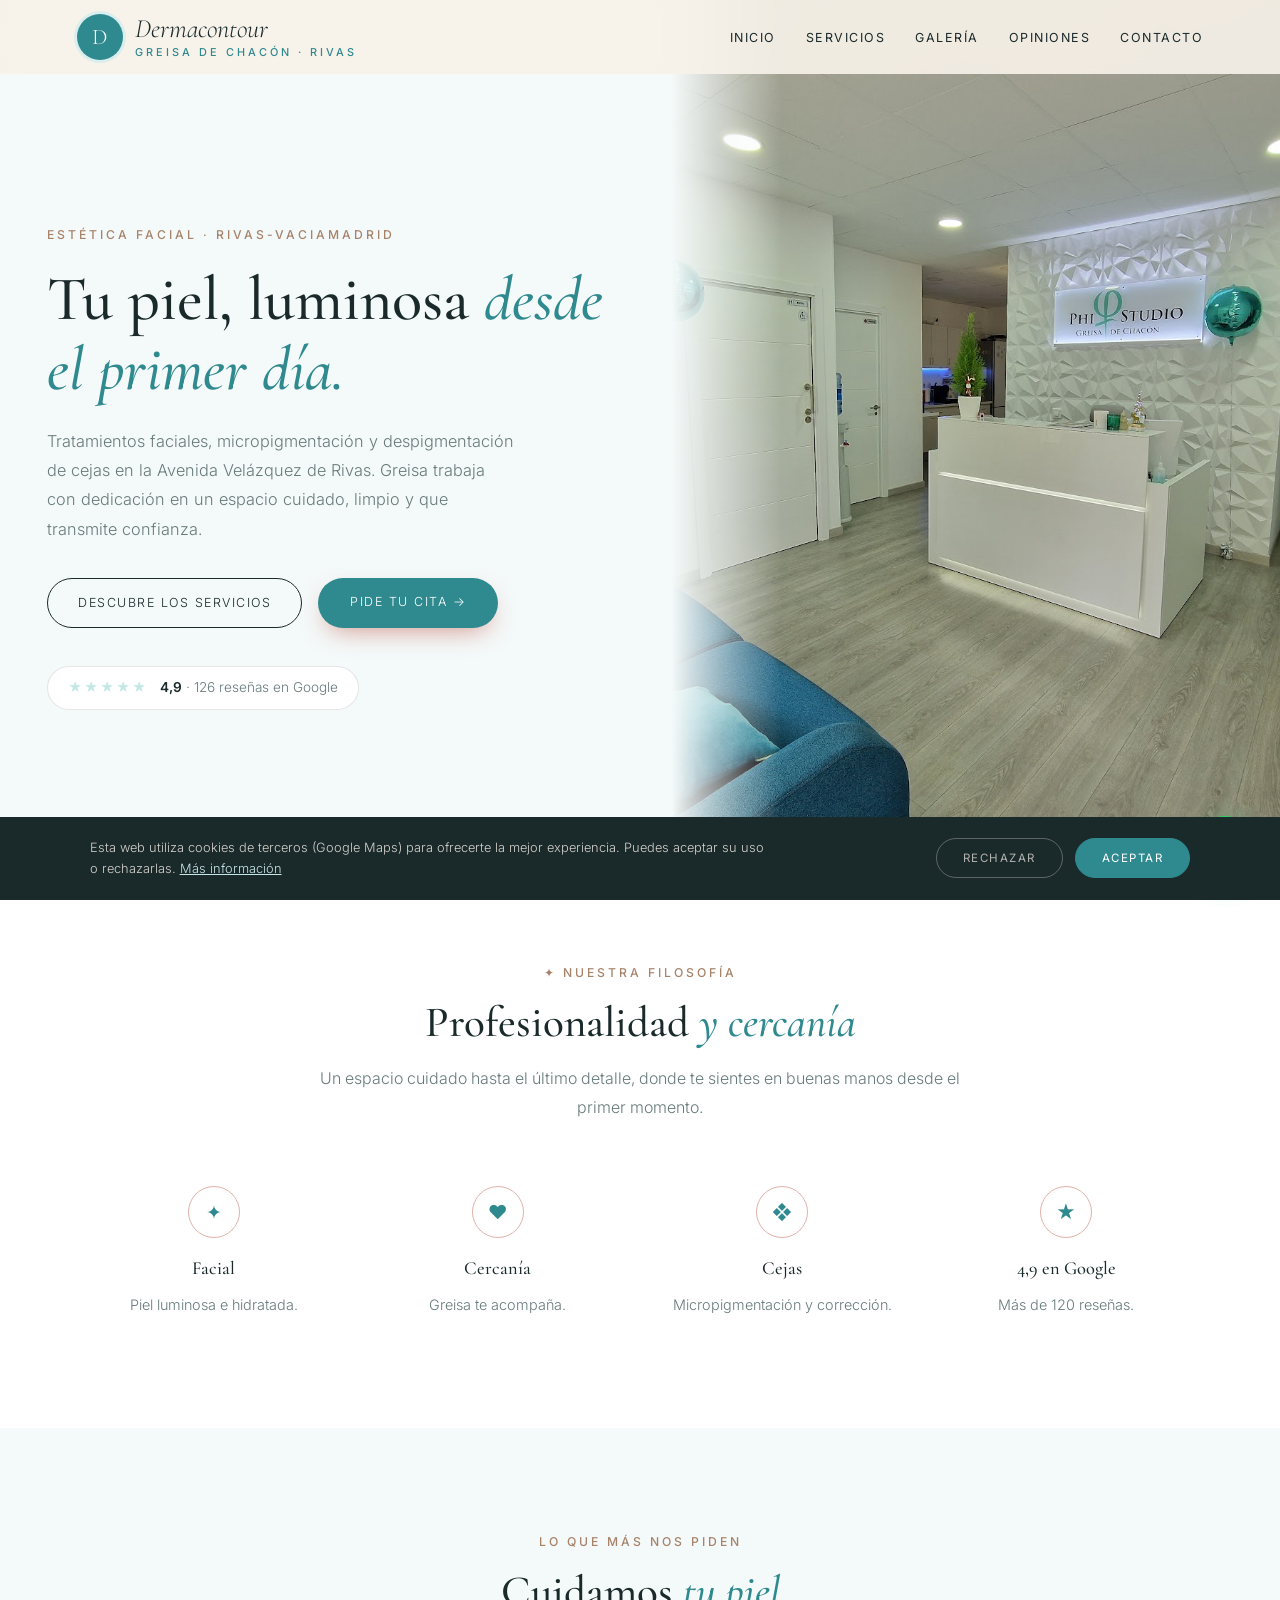
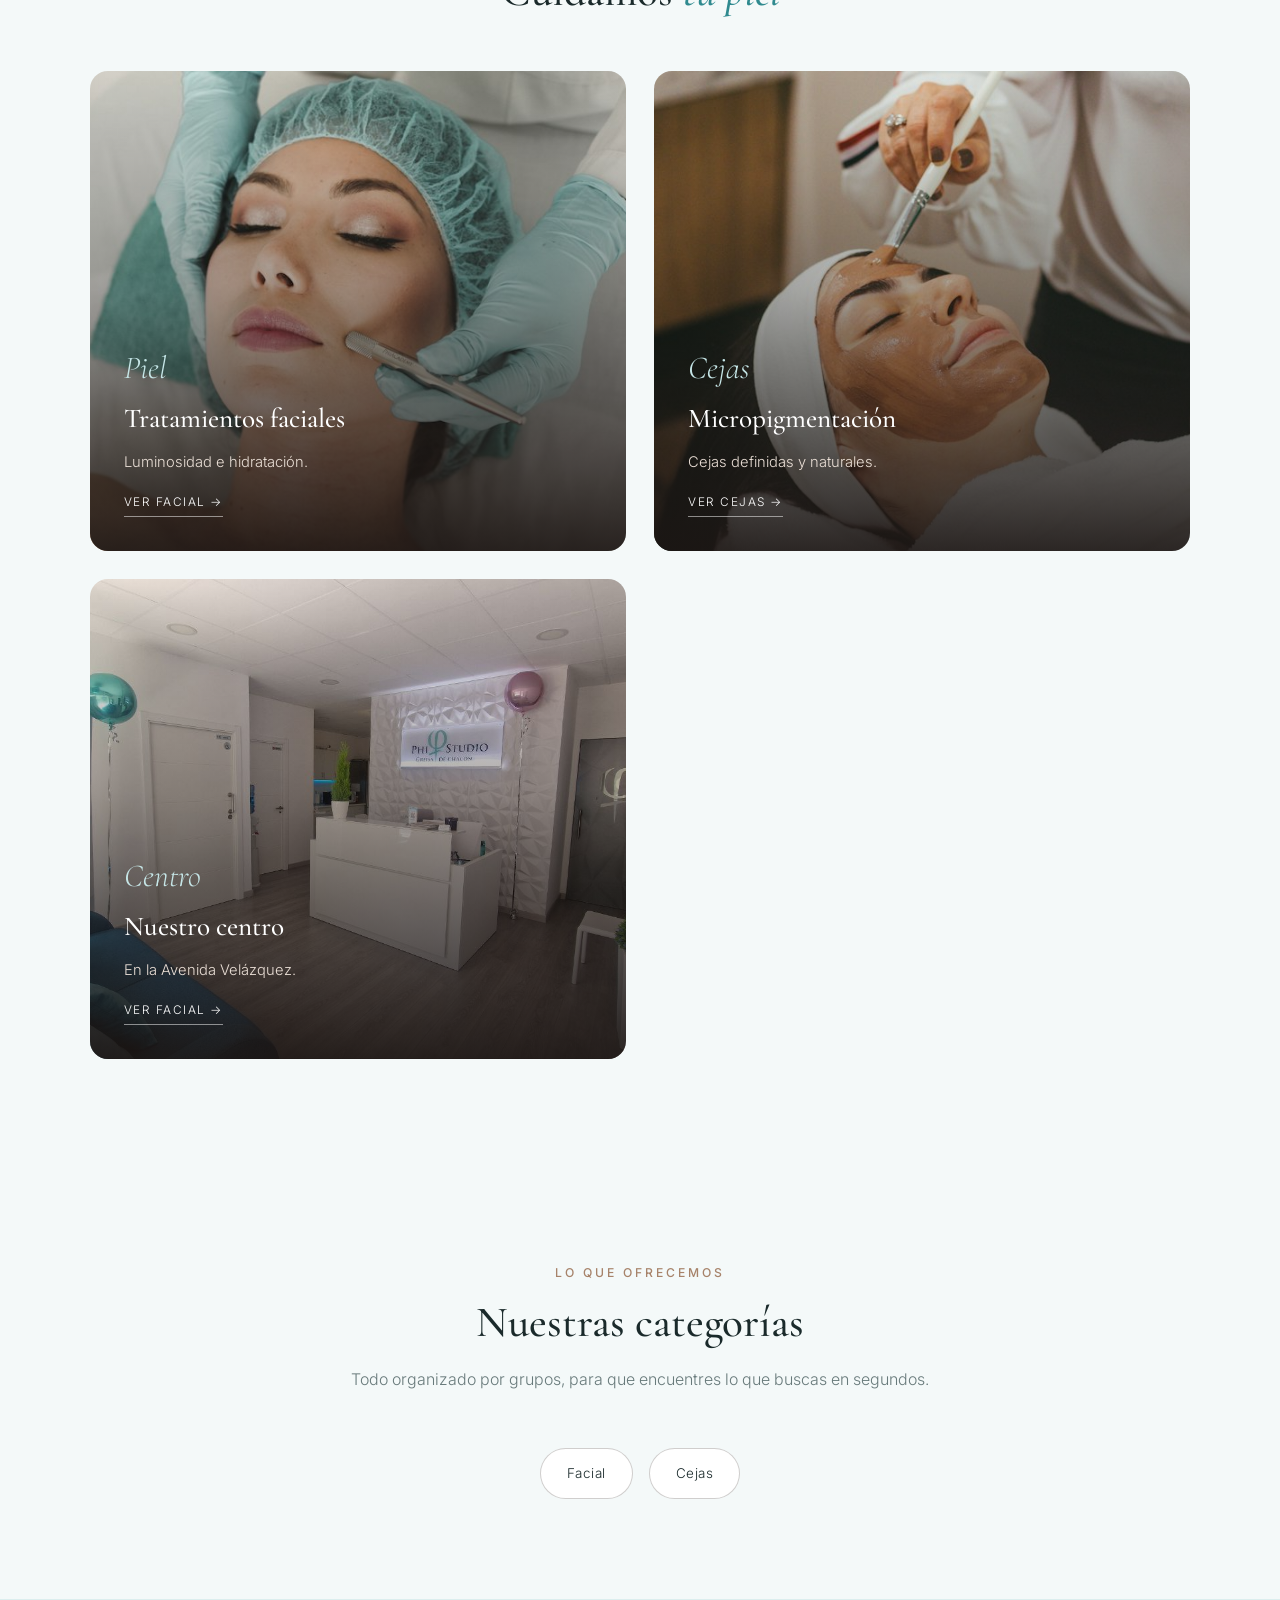
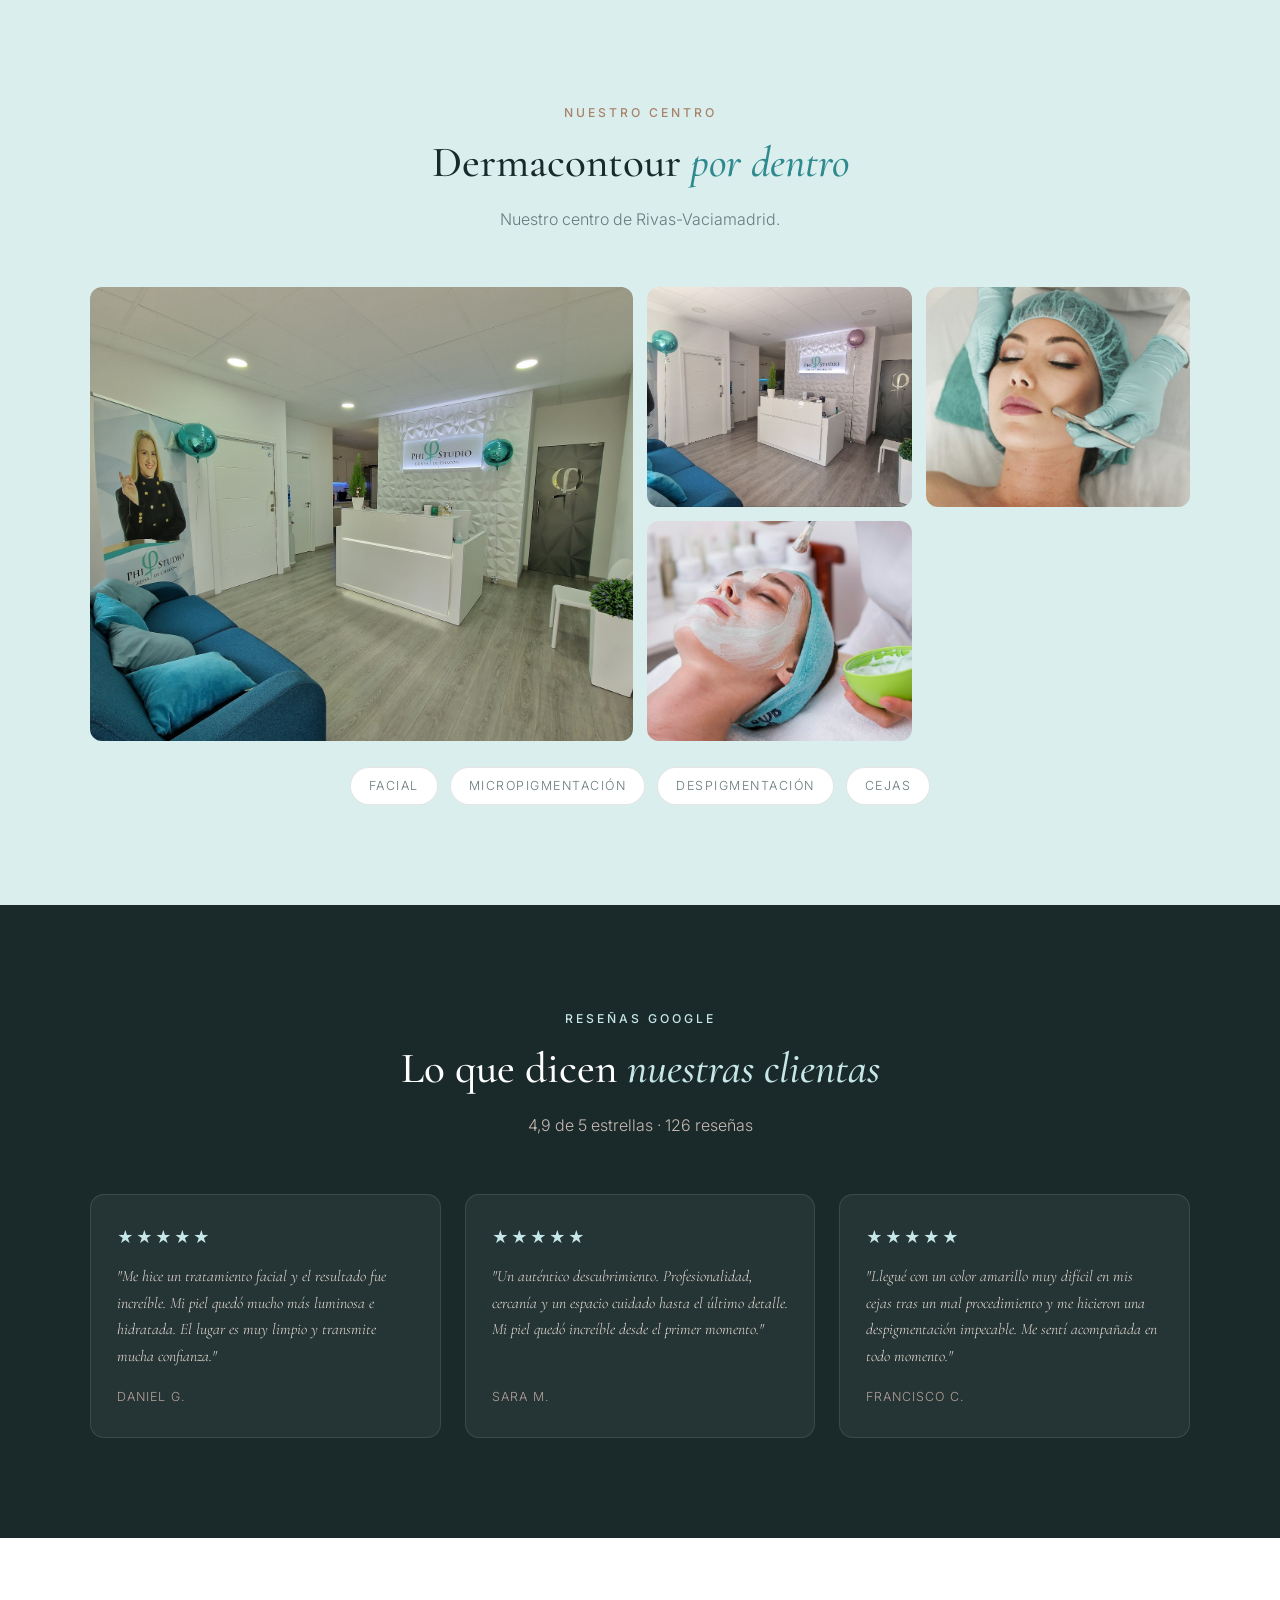
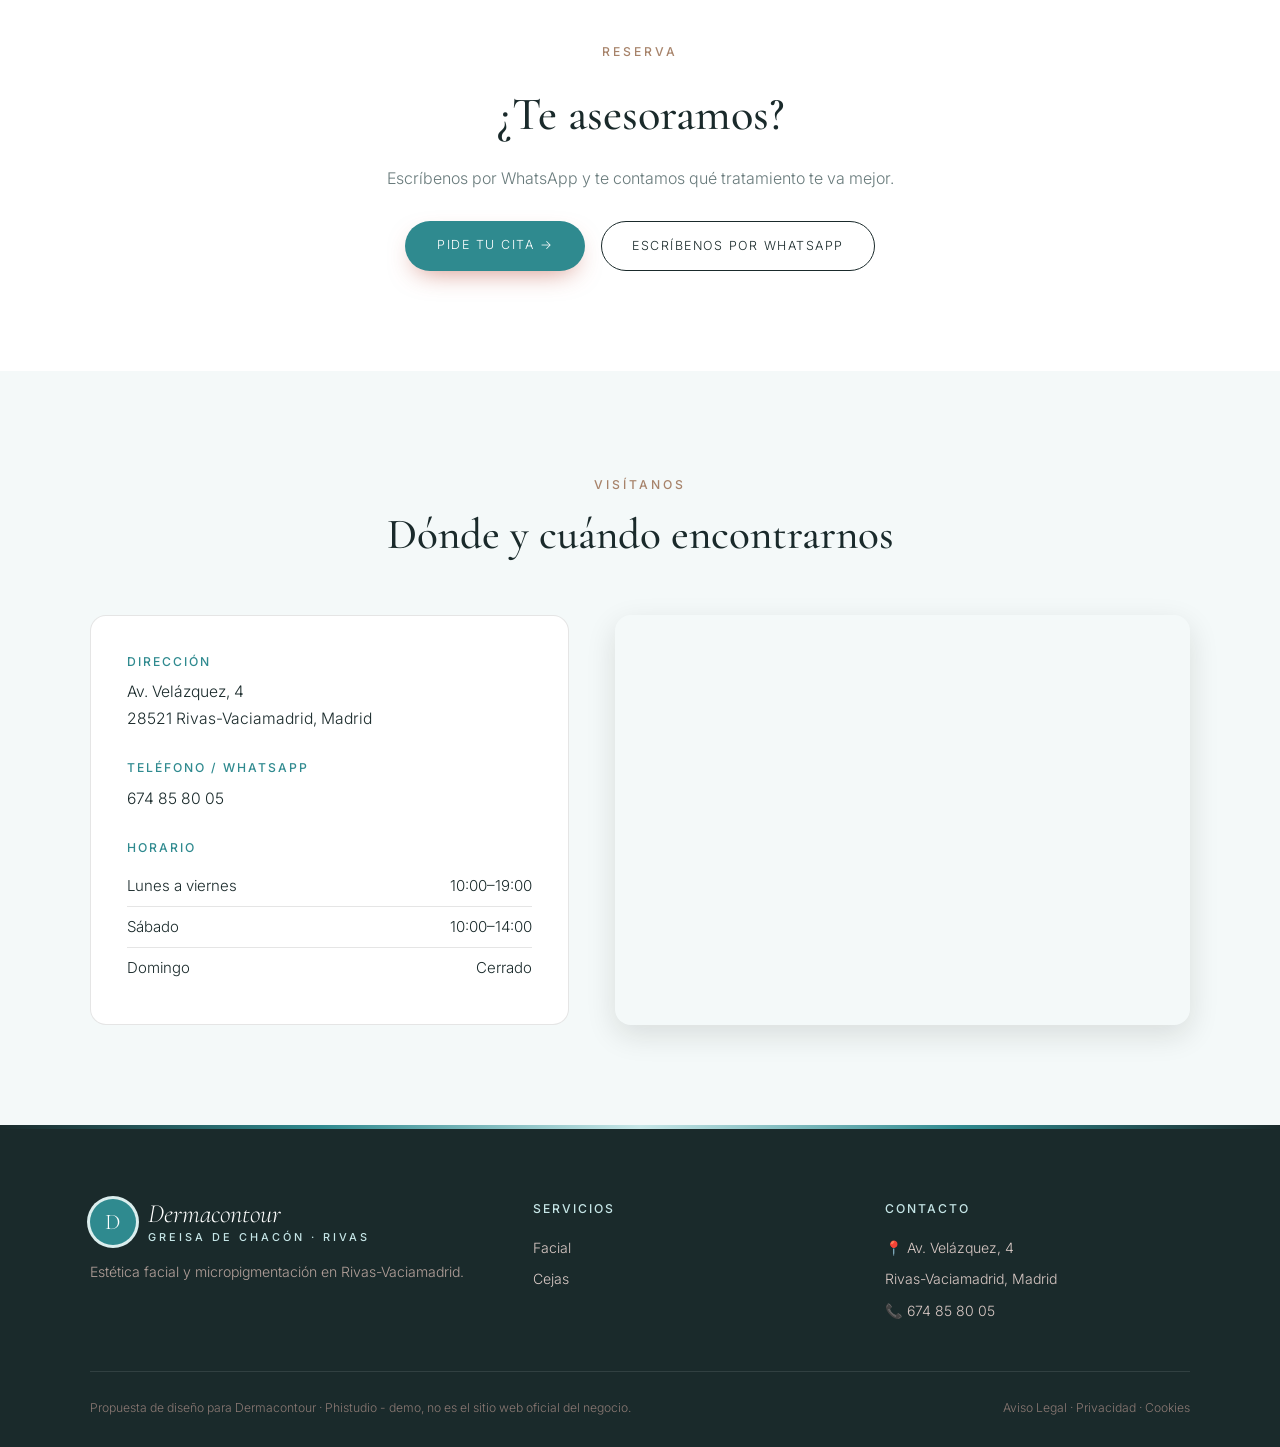
<file: index.html>
<!DOCTYPE html>
<html lang="es">
<head>
<meta charset="UTF-8">
<meta name="viewport" content="width=device-width, initial-scale=1.0">
<title>Dermacontour · Phistudio — Estética facial y micropigmentación en Rivas</title>
<meta name="description" content="Dermacontour Phistudio, de Greisa de Chacón, en Av. Velázquez 4, Rivas-Vaciamadrid. Tratamientos faciales, micropigmentación y despigmentación de cejas. 4,9★ con 126 reseñas en Google.">
<meta name="theme-color" content="#1a2a2b">
<meta property="og:title" content="Dermacontour · Phistudio · Rivas-Vaciamadrid">
<meta property="og:image" content="maps_03.jpg">

<link rel="preconnect" href="https://fonts.googleapis.com"><link rel="preconnect" href="https://fonts.gstatic.com" crossorigin><link href="https://fonts.googleapis.com/css2?family=Cormorant+Garamond:ital,wght@0,500;0,600;1,500&family=Inter:wght@300;400;500;600&display=swap" rel="stylesheet">
<link rel="stylesheet" href="styles.css">
</head>
<body>

<header id="header">
  <a href="index.html" class="logo" aria-label="Dermacontour · Phistudio, inicio"><span class="logo-mark">D</span><span class="logo-text"><span class="script">Dermacontour</span><small>Greisa de Chacón · Rivas</small></span></a>
  <nav id="nav" aria-label="Navegación principal"><ul><li><a href="index.html#inicio">Inicio</a></li><li><a href="servicios.html">Servicios</a></li><li><a href="index.html#galeria">Galería</a></li><li><a href="index.html#opiniones">Opiniones</a></li><li><a href="index.html#contacto">Contacto</a></li></ul></nav><button class="nav-toggle" id="navToggle" aria-label="Abrir menú">☰</button>
</header>

<section class="hero" id="inicio">
  <div class="hero-text">
    <span class="eyebrow">Estética facial · Rivas-Vaciamadrid</span>
    <h1>Tu piel, luminosa <em>desde el primer día.</em></h1>
    <p>Tratamientos faciales, micropigmentación y despigmentación de cejas en la Avenida Velázquez de Rivas. Greisa trabaja con dedicación en un espacio cuidado, limpio y que transmite confianza.</p>
    <div class="hero-ctas">
      <a href="servicios.html" class="btn-outline">Descubre los servicios</a>
      <a href="https://wa.me/34674858005?text=Hola%2C%20he%20visto%20vuestra%20web%20y%20me%20gustar%C3%ADa%20pedir%20cita%20en%20Dermacontour" class="btn-solid" target="_blank" rel="noopener">Pide tu cita →</a>
    </div>
    <a class="hero-rating" href="https://www.google.com/maps/search/?api=1&query=Dermacontour+Phistudio,+Avenida+Vel%C3%A1zquez+4,+Rivas-Vaciamadrid" target="_blank" rel="noopener"><span class="stars">★★★★★</span><span><strong>4,9</strong> · 126 reseñas en Google</span></a>
  </div>
  <div class="hero-img"><img src="maps_03.jpg" alt="Recepción de Dermacontour Phistudio en Rivas" style="object-position:center 50%;"></div>
</section>

<section class="trust">
  <div class="section-head">
    <span class="eyebrow">✦ Nuestra filosofía</span>
    <h2>Profesionalidad <em>y cercanía</em></h2>
    <p>Un espacio cuidado hasta el último detalle, donde te sientes en buenas manos desde el primer momento.</p>
  </div>
  <div class="trust-grid">
    <div class="trust-card"><span class="trust-ic">✦</span><h3>Facial</h3><p>Piel luminosa e hidratada.</p></div>
    <div class="trust-card"><span class="trust-ic">♥</span><h3>Cercanía</h3><p>Greisa te acompaña.</p></div>
    <div class="trust-card"><span class="trust-ic">❖</span><h3>Cejas</h3><p>Micropigmentación y corrección.</p></div>
    <div class="trust-card"><span class="trust-ic">★</span><h3>4,9 en Google</h3><p>Más de 120 reseñas.</p></div>
  </div>
</section>

<section class="worlds">
  <div class="section-head">
    <span class="eyebrow">Lo que más nos piden</span>
    <h2>Cuidamos <em>tu piel</em></h2>
  </div>
  <div class="worlds-grid">
    <a href="servicios.html#facial" class="world-card"><img src="stock_01.jpg" alt="Tratamientos faciales"><div class="world-text"><span class="script">Piel</span><h3>Tratamientos faciales</h3><p>Luminosidad e hidratación.</p><span class="world-link">Ver facial →</span></div></a>
    <a href="servicios.html#cejas" class="world-card"><img src="stock_02.jpg" alt="Micropigmentación"><div class="world-text"><span class="script">Cejas</span><h3>Micropigmentación</h3><p>Cejas definidas y naturales.</p><span class="world-link">Ver cejas →</span></div></a>
    <a href="servicios.html#facial" class="world-card"><img src="maps_01.jpg" alt="Nuestro centro"><div class="world-text"><span class="script">Centro</span><h3>Nuestro centro</h3><p>En la Avenida Velázquez.</p><span class="world-link">Ver facial →</span></div></a>
  </div>
</section>

<section>
  <div class="section-head">
    <span class="eyebrow">Lo que ofrecemos</span>
    <h2>Nuestras categorías</h2>
    <p>Todo organizado por grupos, para que encuentres lo que buscas en segundos.</p>
  </div>
  <div class="cat-pills">
    <a href="servicios.html#facial" class="cat-pill">Facial</a>
    <a href="servicios.html#cejas" class="cat-pill">Cejas</a>
  </div>
</section>

<section class="gallery-wrap" id="galeria">
  <div class="section-head">
    <span class="eyebrow">Nuestro centro</span>
    <h2>Dermacontour <em>por dentro</em></h2>
    <p>Nuestro centro de Rivas-Vaciamadrid.</p>
  </div>
  <div class="gallery">
    <figure class="big"><img src="maps_03.jpg" alt="Recepción" loading="lazy"></figure>
    <figure><img src="maps_01.jpg" alt="Sala de espera" loading="lazy"></figure>
    <figure><img src="stock_01.jpg" alt="Tratamiento facial" loading="lazy"></figure>
    <figure><img src="stock_03.jpg" alt="Mascarilla hidratante" loading="lazy"></figure>
  </div>
  <div class="brands"><span>Facial</span><span>Micropigmentación</span><span>Despigmentación</span><span>Cejas</span></div>
</section>

<section class="reviews-wrap" id="opiniones">
  <div class="section-head">
    <span class="eyebrow">Reseñas Google</span>
    <h2>Lo que dicen <em>nuestras clientas</em></h2>
    <p>4,9 de 5 estrellas · 126 reseñas</p>
  </div>
  <div class="review-grid">
    <div class="review-card"><div class="stars">★★★★★</div><p>"Me hice un tratamiento facial y el resultado fue increíble. Mi piel quedó mucho más luminosa e hidratada. El lugar es muy limpio y transmite mucha confianza."</p><cite>Daniel G.</cite></div>
    <div class="review-card"><div class="stars">★★★★★</div><p>"Un auténtico descubrimiento. Profesionalidad, cercanía y un espacio cuidado hasta el último detalle. Mi piel quedó increíble desde el primer momento."</p><cite>Sara M.</cite></div>
    <div class="review-card"><div class="stars">★★★★★</div><p>"Llegué con un color amarillo muy difícil en mis cejas tras un mal procedimiento y me hicieron una despigmentación impecable. Me sentí acompañada en todo momento."</p><cite>Francisco C.</cite></div>
  </div>
</section>

<section class="cta-section">
  <span class="eyebrow">Reserva</span>
  <h2>¿Te asesoramos?</h2>
  <p>Escríbenos por WhatsApp y te contamos qué tratamiento te va mejor.</p>
  <div class="cta-row">
    <a href="https://wa.me/34674858005?text=Hola%2C%20he%20visto%20vuestra%20web%20y%20me%20gustar%C3%ADa%20pedir%20cita%20en%20Dermacontour" class="btn-solid" target="_blank" rel="noopener">Pide tu cita →</a>
    <a href="https://wa.me/34674858005?text=Hola%2C%20he%20visto%20vuestra%20web%20y%20me%20gustar%C3%ADa%20pedir%20cita%20en%20Dermacontour" class="btn-outline" target="_blank" rel="noopener">Escríbenos por WhatsApp</a>
  </div>
</section>

<section class="contact-section" id="contacto">
  <div class="section-head">
    <span class="eyebrow">Visítanos</span>
    <h2>Dónde y cuándo encontrarnos</h2>
  </div>
  <div class="contact-grid">
    <div class="contact-info">
      <div class="contact-block"><h3>Dirección</h3><p>Av. Velázquez, 4<br>28521 Rivas-Vaciamadrid, Madrid</p></div>
      <div class="contact-block"><h3>Teléfono / WhatsApp</h3><p><a href="tel:+34674858005">674 85 80 05</a></p></div>
      <div class="contact-block"><h3>Horario</h3><ul class="hours-list"><li><span>Lunes a viernes</span><span>10:00–19:00</span></li><li><span>Sábado</span><span>10:00–14:00</span></li><li><span>Domingo</span><span>Cerrado</span></li></ul></div>
      
    </div>
    <div class="contact-map">
      <iframe title="Mapa de Dermacontour · Phistudio" src="https://www.google.com/maps?q=Dermacontour+Phistudio,+Avenida+Vel%C3%A1zquez+4,+Rivas-Vaciamadrid&output=embed" width="100%" height="100%" style="border:0;" allowfullscreen="" loading="lazy" referrerpolicy="no-referrer-when-downgrade"></iframe>
    </div>
  </div>
</section>

<footer>
  <div class="footer-grid">
    <div class="footer-brand">
      <a href="index.html" class="logo light"><span class="logo-mark">D</span><span class="logo-text"><span class="script">Dermacontour</span><small>Greisa de Chacón · Rivas</small></span></a>
      <p>Estética facial y micropigmentación en Rivas-Vaciamadrid.</p>
    </div>
    <div><h4>Servicios</h4><ul><li><a href="servicios.html#facial">Facial</a></li><li><a href="servicios.html#cejas">Cejas</a></li></ul></div>
    <div><h4>Contacto</h4><ul><li>📍 Av. Velázquez, 4</li><li>Rivas-Vaciamadrid, Madrid</li><li>📞 <a href="tel:+34674858005">674 85 80 05</a></li></ul></div>
  </div>
  <div class="footer-bottom">
    <span>Propuesta de diseño para Dermacontour · Phistudio - demo, no es el sitio web oficial del negocio.</span>
    <span><a href="aviso-legal.html">Aviso Legal</a> &middot; <a href="politica-privacidad.html">Privacidad</a> &middot; <a href="politica-cookies.html">Cookies</a></span>
  </div>
</footer>

<div id="cookie-banner" class="cookie-banner"><p>Esta web utiliza cookies de terceros (Google Maps) para ofrecerte la mejor experiencia. Puedes aceptar su uso o rechazarlas. <a href="politica-cookies.html">Más información</a></p><div class="cookie-actions"><button onclick="setCookieChoice('rejected')" class="ck-reject">Rechazar</button><button onclick="setCookieChoice('accepted')" class="ck-accept">Aceptar</button></div></div>
<div class="social-fabs"><a class="wa-fab" href="https://wa.me/34674858005?text=Hola%2C%20he%20visto%20vuestra%20web%20y%20me%20gustar%C3%ADa%20pedir%20cita%20en%20Dermacontour" target="_blank" rel="noopener" aria-label="Escribir por WhatsApp"><svg width="28" height="28" viewBox="0 0 24 24" fill="white"><path d="M17.5 14.4c-.3-.1-1.8-.9-2-1s-.5-.1-.7.1-.8 1-.9 1.2-.3.2-.6.1a8.2 8.2 0 0 1-2.4-1.5 9 9 0 0 1-1.7-2.1c-.2-.3 0-.5.1-.6l.4-.5.3-.5v-.5l-.9-2.2c-.2-.6-.5-.5-.7-.5h-.6a1.1 1.1 0 0 0-.8.4 3.4 3.4 0 0 0-1 2.5 5.9 5.9 0 0 0 1.2 3.1 13.5 13.5 0 0 0 5.2 4.6c2.6 1 2.6.7 3.1.6a2.6 2.6 0 0 0 1.7-1.2 2.1 2.1 0 0 0 .2-1.2c-.1-.1-.3-.2-.6-.3ZM12 21.8a9.8 9.8 0 0 1-5-1.4l-.4-.2-3.7 1 1-3.6-.2-.4A9.8 9.8 0 1 1 12 21.8Zm8.4-18.3A11.8 11.8 0 0 0 1.8 17.7L.2 23.8l6.3-1.6a11.8 11.8 0 0 0 5.6 1.4A11.8 11.8 0 0 0 20.4 3.5Z"/></svg></a></div>
<script src="main.js"></script>
</body>
</html>
</file>
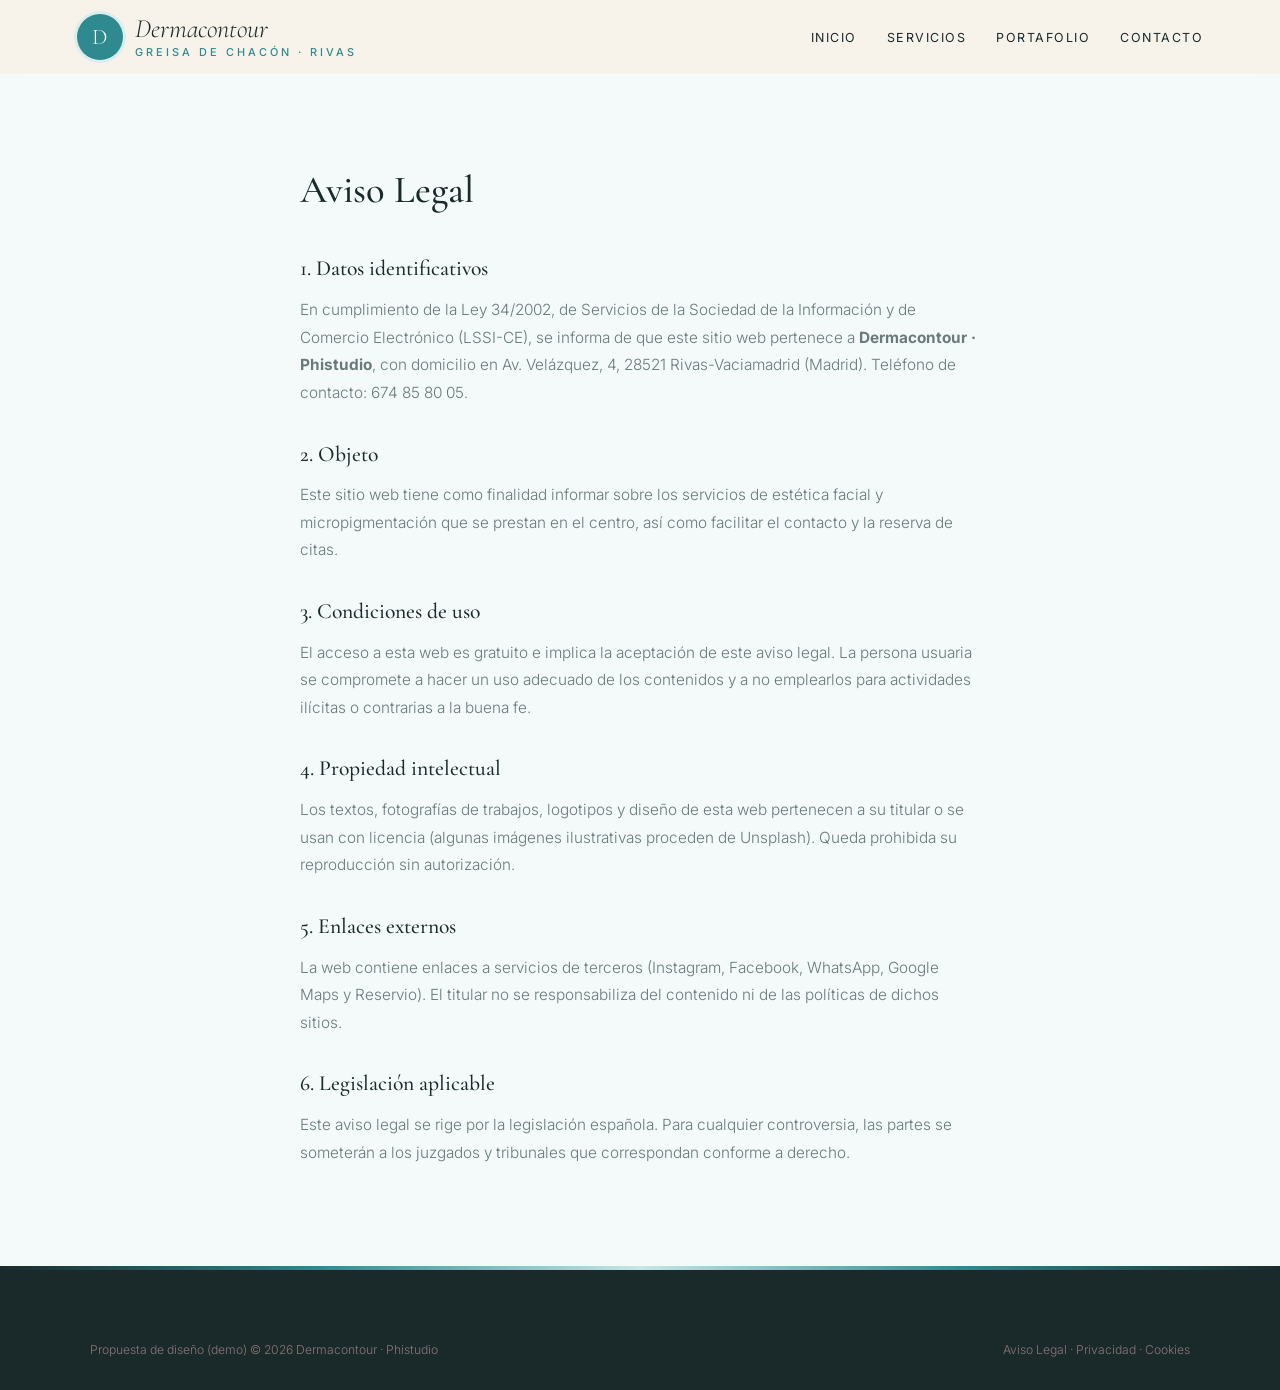
<file: aviso-legal.html>
<!DOCTYPE html>
<html lang="es">
<head>
<meta charset="UTF-8">
<meta name="viewport" content="width=device-width, initial-scale=1.0">
<title>Aviso Legal — Dermacontour · Phistudio</title>
<meta name="robots" content="noindex">

<link rel="preconnect" href="https://fonts.googleapis.com">
<link href="https://fonts.googleapis.com/css2?family=Cormorant+Garamond:ital,wght@0,500;0,600;1,500&family=Inter:wght@300;400;500;600&display=swap" rel="stylesheet">
<link rel="stylesheet" href="styles.css">
</head>
<body>
<header id="header" class="scrolled">
  <a href="index.html" class="logo" aria-label="Dermacontour · Phistudio, inicio">
    <span class="logo-mark">D</span>
    <span class="logo-text"><span class="script">Dermacontour</span><small>Greisa de Chacón · Rivas</small></span>
  </a>
  <nav id="nav" aria-label="Navegación principal">
    <ul>
      <li><a href="index.html#inicio">Inicio</a></li>
      <li><a href="servicios.html">Servicios</a></li>
      <li><a href="portafolio.html">Portafolio</a></li>
      <li><a href="index.html#contacto">Contacto</a></li>
    </ul>
  </nav>
  <button class="nav-toggle" id="navToggle" aria-label="Abrir menú">☰</button>
</header>
<main class="legal"><h1>Aviso Legal</h1>
<h2>1. Datos identificativos</h2>
<p>En cumplimiento de la Ley 34/2002, de Servicios de la Sociedad de la Información y de Comercio Electrónico (LSSI-CE), se informa de que este sitio web pertenece a <strong>Dermacontour · Phistudio</strong>, con domicilio en Av. Velázquez, 4, 28521 Rivas-Vaciamadrid (Madrid). Teléfono de contacto: 674 85 80 05.</p>
<h2>2. Objeto</h2>
<p>Este sitio web tiene como finalidad informar sobre los servicios de estética facial y micropigmentación que se prestan en el centro, así como facilitar el contacto y la reserva de citas.</p>
<h2>3. Condiciones de uso</h2>
<p>El acceso a esta web es gratuito e implica la aceptación de este aviso legal. La persona usuaria se compromete a hacer un uso adecuado de los contenidos y a no emplearlos para actividades ilícitas o contrarias a la buena fe.</p>
<h2>4. Propiedad intelectual</h2>
<p>Los textos, fotografías de trabajos, logotipos y diseño de esta web pertenecen a su titular o se usan con licencia (algunas imágenes ilustrativas proceden de Unsplash). Queda prohibida su reproducción sin autorización.</p>
<h2>5. Enlaces externos</h2>
<p>La web contiene enlaces a servicios de terceros (Instagram, Facebook, WhatsApp, Google Maps y Reservio). El titular no se responsabiliza del contenido ni de las políticas de dichos sitios.</p>
<h2>6. Legislación aplicable</h2>
<p>Este aviso legal se rige por la legislación española. Para cualquier controversia, las partes se someterán a los juzgados y tribunales que correspondan conforme a derecho.</p></main>
<footer>
  <div class="footer-bottom" style="margin-top:0">
    <span>Propuesta de diseño (demo) © 2026 Dermacontour · Phistudio</span>
    <span><a href="aviso-legal.html">Aviso Legal</a> &middot; <a href="politica-privacidad.html">Privacidad</a> &middot; <a href="politica-cookies.html">Cookies</a></span>
  </div>
</footer>
<script src="main.js"></script>
</body>
</html>
</file>
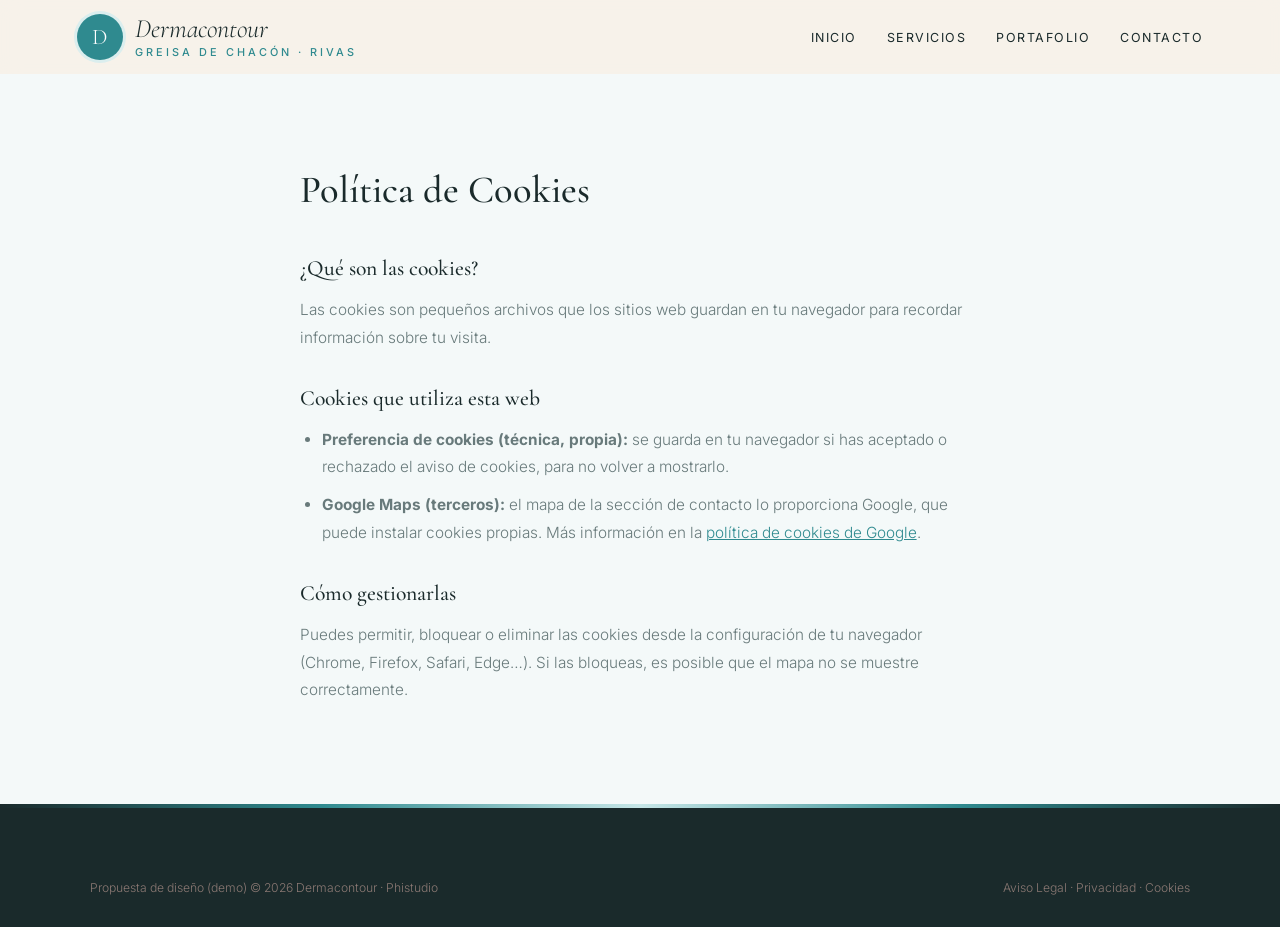
<file: politica-cookies.html>
<!DOCTYPE html>
<html lang="es">
<head>
<meta charset="UTF-8">
<meta name="viewport" content="width=device-width, initial-scale=1.0">
<title>Política de Cookies — Dermacontour · Phistudio</title>
<meta name="robots" content="noindex">

<link rel="preconnect" href="https://fonts.googleapis.com">
<link href="https://fonts.googleapis.com/css2?family=Cormorant+Garamond:ital,wght@0,500;0,600;1,500&family=Inter:wght@300;400;500;600&display=swap" rel="stylesheet">
<link rel="stylesheet" href="styles.css">
</head>
<body>
<header id="header" class="scrolled">
  <a href="index.html" class="logo" aria-label="Dermacontour · Phistudio, inicio">
    <span class="logo-mark">D</span>
    <span class="logo-text"><span class="script">Dermacontour</span><small>Greisa de Chacón · Rivas</small></span>
  </a>
  <nav id="nav" aria-label="Navegación principal">
    <ul>
      <li><a href="index.html#inicio">Inicio</a></li>
      <li><a href="servicios.html">Servicios</a></li>
      <li><a href="portafolio.html">Portafolio</a></li>
      <li><a href="index.html#contacto">Contacto</a></li>
    </ul>
  </nav>
  <button class="nav-toggle" id="navToggle" aria-label="Abrir menú">☰</button>
</header>
<main class="legal"><h1>Política de Cookies</h1>
<h2>¿Qué son las cookies?</h2>
<p>Las cookies son pequeños archivos que los sitios web guardan en tu navegador para recordar información sobre tu visita.</p>
<h2>Cookies que utiliza esta web</h2>
<ul>
<li><strong>Preferencia de cookies (técnica, propia):</strong> se guarda en tu navegador si has aceptado o rechazado el aviso de cookies, para no volver a mostrarlo.</li>
<li><strong>Google Maps (terceros):</strong> el mapa de la sección de contacto lo proporciona Google, que puede instalar cookies propias. Más información en la <a href="https://policies.google.com/technologies/cookies" target="_blank" rel="noopener">política de cookies de Google</a>.</li>
</ul>
<h2>Cómo gestionarlas</h2>
<p>Puedes permitir, bloquear o eliminar las cookies desde la configuración de tu navegador (Chrome, Firefox, Safari, Edge…). Si las bloqueas, es posible que el mapa no se muestre correctamente.</p></main>
<footer>
  <div class="footer-bottom" style="margin-top:0">
    <span>Propuesta de diseño (demo) © 2026 Dermacontour · Phistudio</span>
    <span><a href="aviso-legal.html">Aviso Legal</a> &middot; <a href="politica-privacidad.html">Privacidad</a> &middot; <a href="politica-cookies.html">Cookies</a></span>
  </div>
</footer>
<script src="main.js"></script>
</body>
</html>
</file>
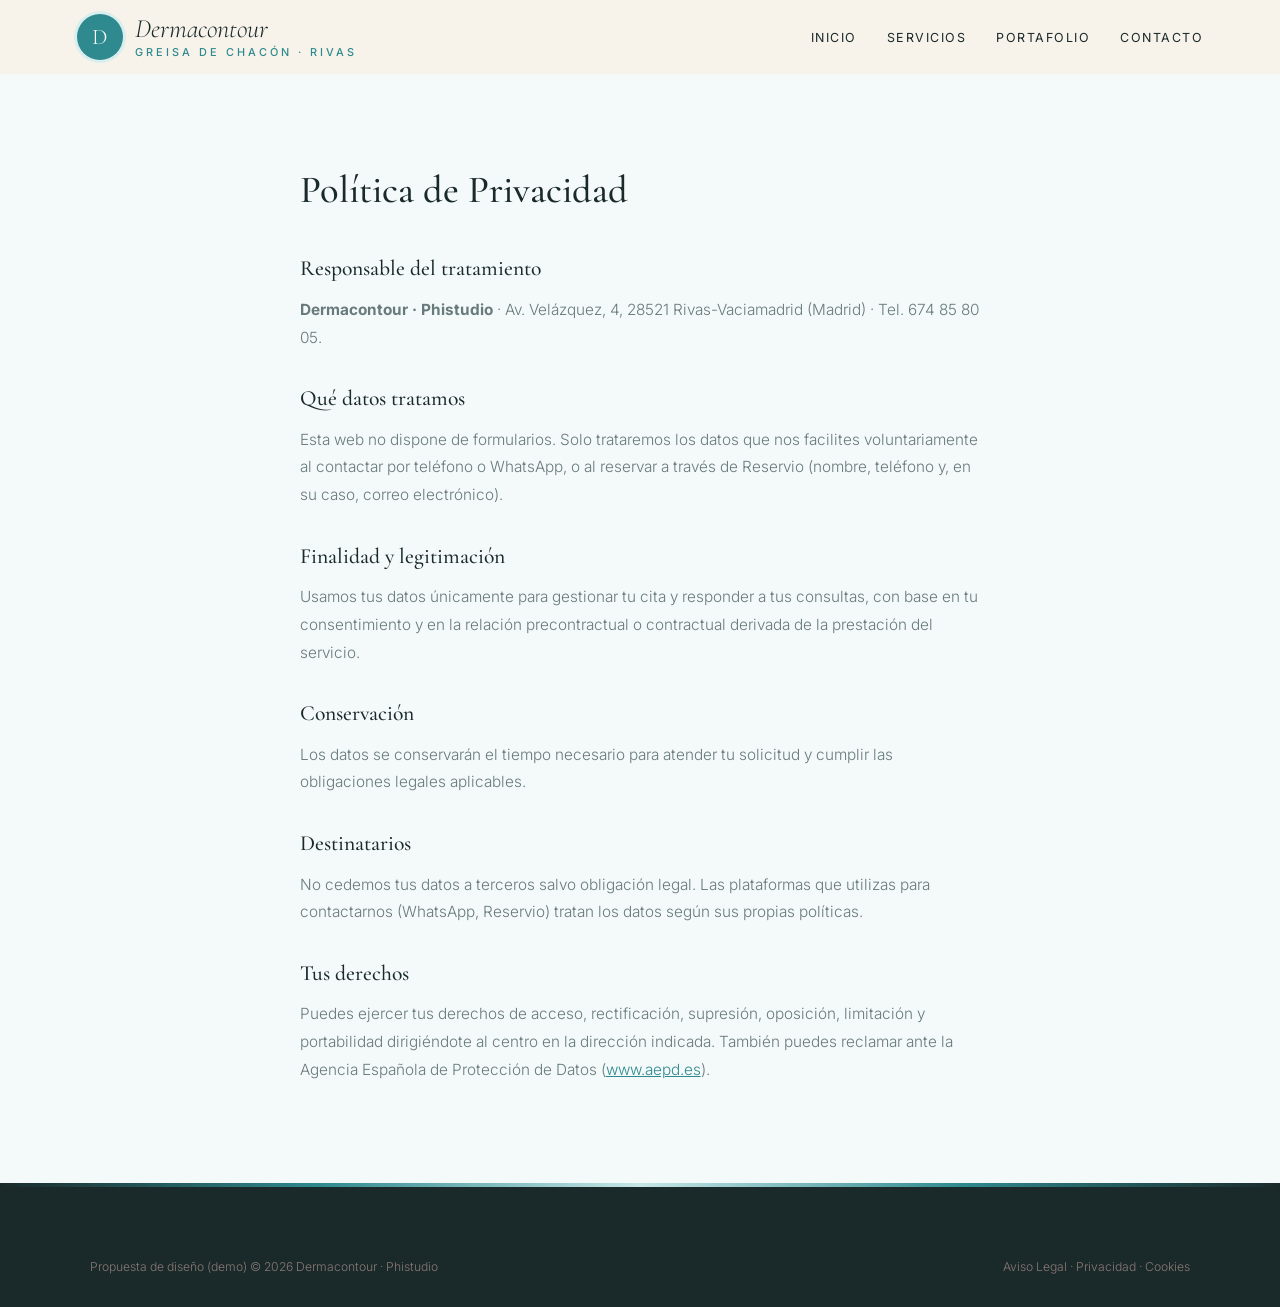
<file: politica-privacidad.html>
<!DOCTYPE html>
<html lang="es">
<head>
<meta charset="UTF-8">
<meta name="viewport" content="width=device-width, initial-scale=1.0">
<title>Política de Privacidad — Dermacontour · Phistudio</title>
<meta name="robots" content="noindex">

<link rel="preconnect" href="https://fonts.googleapis.com">
<link href="https://fonts.googleapis.com/css2?family=Cormorant+Garamond:ital,wght@0,500;0,600;1,500&family=Inter:wght@300;400;500;600&display=swap" rel="stylesheet">
<link rel="stylesheet" href="styles.css">
</head>
<body>
<header id="header" class="scrolled">
  <a href="index.html" class="logo" aria-label="Dermacontour · Phistudio, inicio">
    <span class="logo-mark">D</span>
    <span class="logo-text"><span class="script">Dermacontour</span><small>Greisa de Chacón · Rivas</small></span>
  </a>
  <nav id="nav" aria-label="Navegación principal">
    <ul>
      <li><a href="index.html#inicio">Inicio</a></li>
      <li><a href="servicios.html">Servicios</a></li>
      <li><a href="portafolio.html">Portafolio</a></li>
      <li><a href="index.html#contacto">Contacto</a></li>
    </ul>
  </nav>
  <button class="nav-toggle" id="navToggle" aria-label="Abrir menú">☰</button>
</header>
<main class="legal"><h1>Política de Privacidad</h1>
<h2>Responsable del tratamiento</h2>
<p><strong>Dermacontour · Phistudio</strong> · Av. Velázquez, 4, 28521 Rivas-Vaciamadrid (Madrid) · Tel. 674 85 80 05.</p>
<h2>Qué datos tratamos</h2>
<p>Esta web no dispone de formularios. Solo trataremos los datos que nos facilites voluntariamente al contactar por teléfono o WhatsApp, o al reservar a través de Reservio (nombre, teléfono y, en su caso, correo electrónico).</p>
<h2>Finalidad y legitimación</h2>
<p>Usamos tus datos únicamente para gestionar tu cita y responder a tus consultas, con base en tu consentimiento y en la relación precontractual o contractual derivada de la prestación del servicio.</p>
<h2>Conservación</h2>
<p>Los datos se conservarán el tiempo necesario para atender tu solicitud y cumplir las obligaciones legales aplicables.</p>
<h2>Destinatarios</h2>
<p>No cedemos tus datos a terceros salvo obligación legal. Las plataformas que utilizas para contactarnos (WhatsApp, Reservio) tratan los datos según sus propias políticas.</p>
<h2>Tus derechos</h2>
<p>Puedes ejercer tus derechos de acceso, rectificación, supresión, oposición, limitación y portabilidad dirigiéndote al centro en la dirección indicada. También puedes reclamar ante la Agencia Española de Protección de Datos (<a href="https://www.aepd.es" target="_blank" rel="noopener">www.aepd.es</a>).</p></main>
<footer>
  <div class="footer-bottom" style="margin-top:0">
    <span>Propuesta de diseño (demo) © 2026 Dermacontour · Phistudio</span>
    <span><a href="aviso-legal.html">Aviso Legal</a> &middot; <a href="politica-privacidad.html">Privacidad</a> &middot; <a href="politica-cookies.html">Cookies</a></span>
  </div>
</footer>
<script src="main.js"></script>
</body>
</html>
</file>
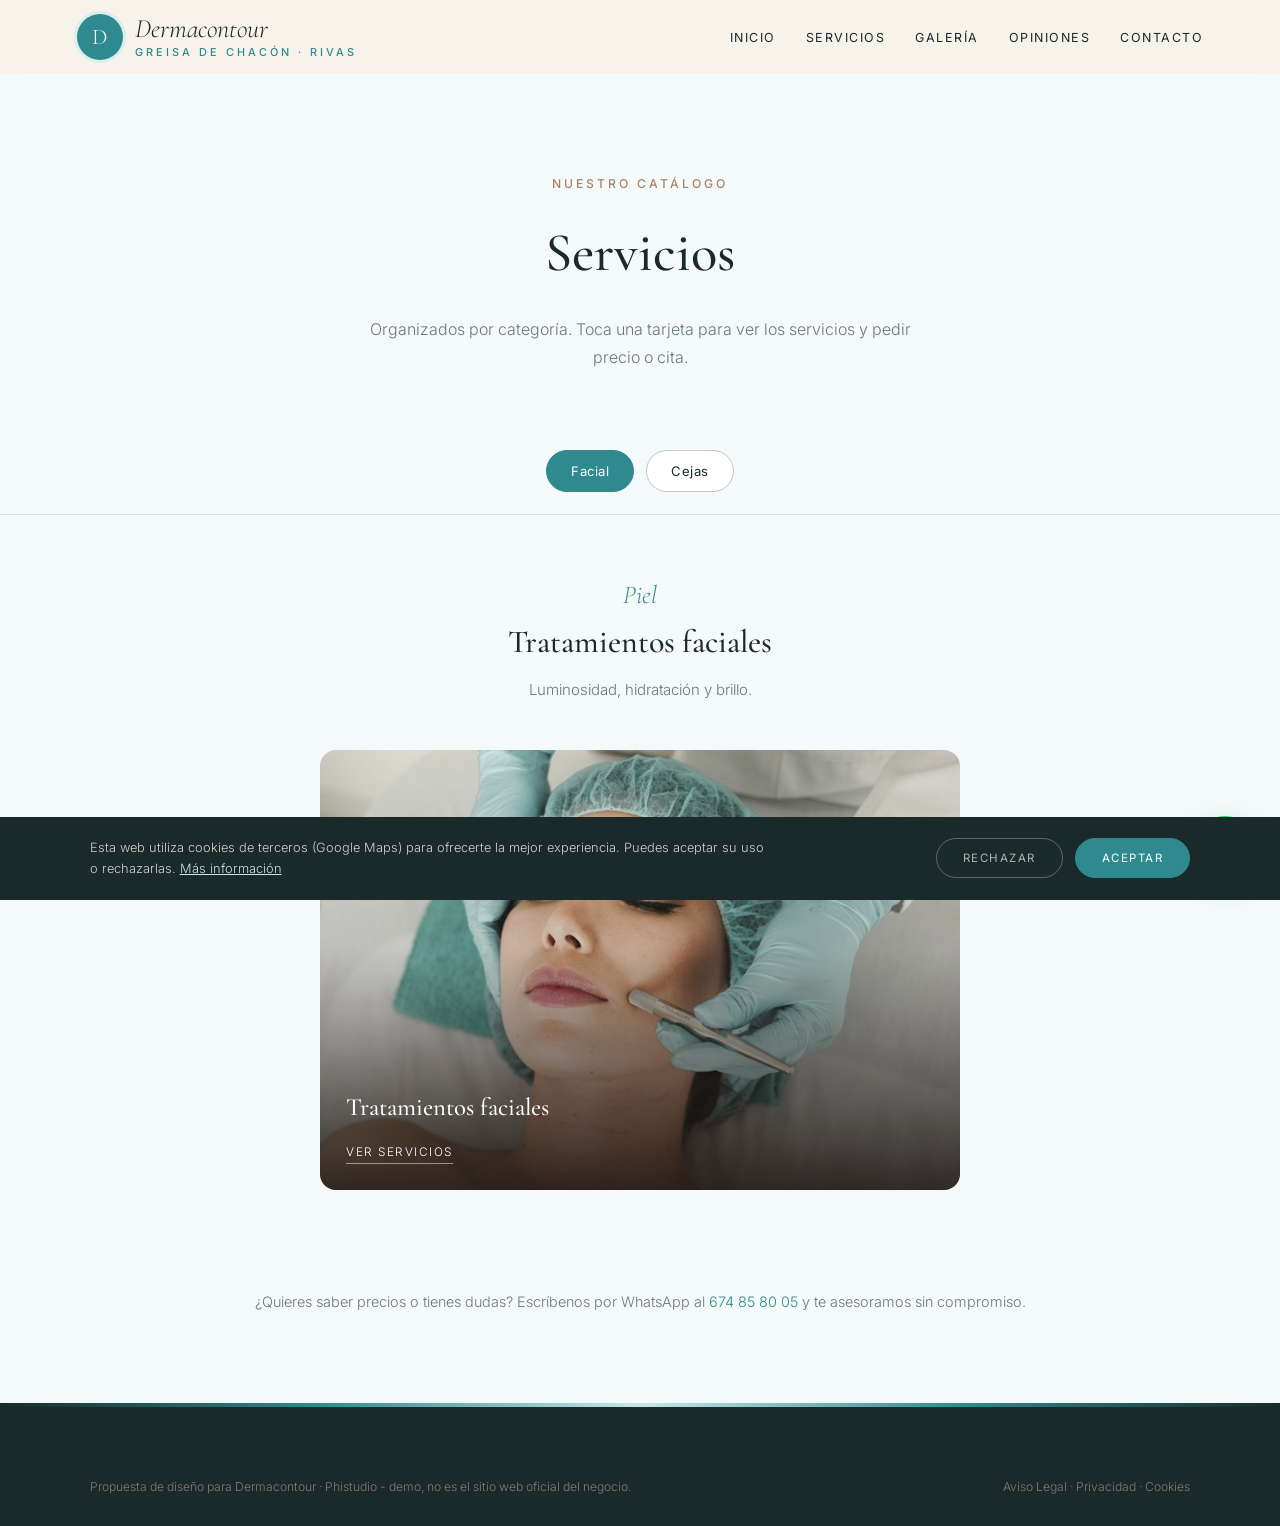
<file: servicios.html>
<!DOCTYPE html>
<html lang="es">
<head>
<meta charset="UTF-8">
<meta name="viewport" content="width=device-width, initial-scale=1.0">
<title>Servicios — Dermacontour · Phistudio · Rivas-Vaciamadrid</title>
<meta name="description" content="Servicios de Dermacontour · Phistudio en Rivas-Vaciamadrid.">

<link rel="preconnect" href="https://fonts.googleapis.com"><link rel="preconnect" href="https://fonts.gstatic.com" crossorigin><link href="https://fonts.googleapis.com/css2?family=Cormorant+Garamond:ital,wght@0,500;0,600;1,500&family=Inter:wght@300;400;500;600&display=swap" rel="stylesheet">
<link rel="stylesheet" href="styles.css">
</head>
<body>

<header id="header" class="scrolled">
  <a href="index.html" class="logo" aria-label="Dermacontour · Phistudio, inicio"><span class="logo-mark">D</span><span class="logo-text"><span class="script">Dermacontour</span><small>Greisa de Chacón · Rivas</small></span></a>
  <nav id="nav" aria-label="Navegación principal"><ul><li><a href="index.html#inicio">Inicio</a></li><li><a href="servicios.html">Servicios</a></li><li><a href="index.html#galeria">Galería</a></li><li><a href="index.html#opiniones">Opiniones</a></li><li><a href="index.html#contacto">Contacto</a></li></ul></nav><button class="nav-toggle" id="navToggle" aria-label="Abrir menú">☰</button>
</header>

<div class="page-hero">
  <span class="eyebrow">Nuestro catálogo</span>
  <h1>Servicios</h1>
  <p>Organizados por categoría. Toca una tarjeta para ver los servicios y pedir precio o cita.</p>
</div>

<div class="tabs">
  <button class="tab-btn active" data-tab="facial">Facial</button>
  <button class="tab-btn" data-tab="cejas">Cejas</button>
  
</div>

<div class="tab-panel active" id="facial">
  <div class="tab-intro"><span class="script">Piel</span><h2>Tratamientos faciales</h2><p>Luminosidad, hidratación y brillo.</p></div>
  <div class="cat-grid single">
    <div class="cat-card" onclick="openModal('faciales')"><img src="stock_01.jpg" alt="Tratamientos faciales" loading="lazy"><div class="cat-card-text"><h3>Tratamientos faciales</h3><span>Ver servicios</span></div></div>
  </div>
</div>

<div class="tab-panel" id="cejas">
  <div class="tab-intro"><span class="script">Cejas</span><h2>Cejas</h2><p>Definidas, naturales y corregidas.</p></div>
  <div class="cat-grid">
    <div class="cat-card" onclick="openModal('micro')"><img src="stock_02.jpg" alt="Micropigmentación de cejas" loading="lazy"><div class="cat-card-text"><h3>Micropigmentación de cejas</h3><span>Ver servicios</span></div></div>
    <div class="cat-card" onclick="openModal('despig')"><img src="stock_03.jpg" alt="Despigmentación" loading="lazy"><div class="cat-card-text"><h3>Despigmentación</h3><span>Ver servicios</span></div></div>
  </div>
</div>


<p class="services-note">¿Quieres saber precios o tienes dudas? Escríbenos por WhatsApp al <a href="https://wa.me/34674858005" target="_blank" rel="noopener" style="color:var(--red)">674 85 80 05</a> y te asesoramos sin compromiso.</p>

<div class="modal-overlay" id="modal-faciales"><div class="modal">
  <button class="modal-close" onclick="closeModal('faciales')" aria-label="Cerrar">×</button>
  <h3>Tratamientos faciales</h3><p class="modal-sub">Piel</p>
  <div class="svc-row"><div><div class="svc-name">Tratamientos faciales</div><span class="svc-desc"></span></div><div class="svc-price">Consultar</div></div>
  <div class="svc-row"><div><div class="svc-name">Hidratación</div><span class="svc-desc"></span></div><div class="svc-price">Consultar</div></div>
  <a class="modal-cta alt" href="https://wa.me/34674858005?text=Hola%2C%20quiero%20informaci%C3%B3n%20sobre%20tratamientos%20faciales" target="_blank" rel="noopener">Pedir cita por WhatsApp</a>
</div></div>

<div class="modal-overlay" id="modal-micro"><div class="modal">
  <button class="modal-close" onclick="closeModal('micro')" aria-label="Cerrar">×</button>
  <h3>Micropigmentación de cejas</h3><p class="modal-sub">Diseño</p>
  <div class="svc-row"><div><div class="svc-name">Micropigmentación de cejas</div><span class="svc-desc"></span></div><div class="svc-price">Consultar</div></div>
  <a class="modal-cta alt" href="https://wa.me/34674858005?text=Hola%2C%20quiero%20informaci%C3%B3n%20sobre%20micropigmentaci%C3%B3n%20de%20cejas" target="_blank" rel="noopener">Pedir cita por WhatsApp</a>
</div></div>

<div class="modal-overlay" id="modal-despig"><div class="modal">
  <button class="modal-close" onclick="closeModal('despig')" aria-label="Cerrar">×</button>
  <h3>Despigmentación</h3><p class="modal-sub">Corrección</p>
  <div class="svc-row"><div><div class="svc-name">Despigmentación de cejas</div><span class="svc-desc"></span></div><div class="svc-price">Consultar</div></div>
  <a class="modal-cta alt" href="https://wa.me/34674858005?text=Hola%2C%20quiero%20informaci%C3%B3n%20sobre%20despigmentaci%C3%B3n" target="_blank" rel="noopener">Pedir cita por WhatsApp</a>
</div></div>


<footer>
  <div class="footer-bottom" style="margin-top:0">
    <span>Propuesta de diseño para Dermacontour · Phistudio - demo, no es el sitio web oficial del negocio.</span>
    <span><a href="aviso-legal.html">Aviso Legal</a> &middot; <a href="politica-privacidad.html">Privacidad</a> &middot; <a href="politica-cookies.html">Cookies</a></span>
  </div>
</footer>

<div id="cookie-banner" class="cookie-banner"><p>Esta web utiliza cookies de terceros (Google Maps) para ofrecerte la mejor experiencia. Puedes aceptar su uso o rechazarlas. <a href="politica-cookies.html">Más información</a></p><div class="cookie-actions"><button onclick="setCookieChoice('rejected')" class="ck-reject">Rechazar</button><button onclick="setCookieChoice('accepted')" class="ck-accept">Aceptar</button></div></div>
<div class="social-fabs"><a class="wa-fab" href="https://wa.me/34674858005?text=Hola%2C%20he%20visto%20vuestra%20web%20y%20me%20gustar%C3%ADa%20pedir%20cita%20en%20Dermacontour" target="_blank" rel="noopener" aria-label="Escribir por WhatsApp"><svg width="28" height="28" viewBox="0 0 24 24" fill="white"><path d="M17.5 14.4c-.3-.1-1.8-.9-2-1s-.5-.1-.7.1-.8 1-.9 1.2-.3.2-.6.1a8.2 8.2 0 0 1-2.4-1.5 9 9 0 0 1-1.7-2.1c-.2-.3 0-.5.1-.6l.4-.5.3-.5v-.5l-.9-2.2c-.2-.6-.5-.5-.7-.5h-.6a1.1 1.1 0 0 0-.8.4 3.4 3.4 0 0 0-1 2.5 5.9 5.9 0 0 0 1.2 3.1 13.5 13.5 0 0 0 5.2 4.6c2.6 1 2.6.7 3.1.6a2.6 2.6 0 0 0 1.7-1.2 2.1 2.1 0 0 0 .2-1.2c-.1-.1-.3-.2-.6-.3ZM12 21.8a9.8 9.8 0 0 1-5-1.4l-.4-.2-3.7 1 1-3.6-.2-.4A9.8 9.8 0 1 1 12 21.8Zm8.4-18.3A11.8 11.8 0 0 0 1.8 17.7L.2 23.8l6.3-1.6a11.8 11.8 0 0 0 5.6 1.4A11.8 11.8 0 0 0 20.4 3.5Z"/></svg></a></div>
<script src="main.js"></script>
</body>
</html>
</file>
<file: styles.css>
:root{
  --cream:#f4f9f9; --paper:#ffffff; --tint:#dbeeee; --ink:#1a2a2b; --dark:#1a2a2b; --muted:#687a7b;
  --red:#2f8a8f; --red-dark:#226c70; --teal:#a7836a; --gold:#c6e6e7; --line:rgba(0,0,0,.1);
  --brand-gradient:linear-gradient(90deg,#1a2a2b,#2f8a8f,#c6e6e7,#2f8a8f,#1a2a2b);
}
*{margin:0;padding:0;box-sizing:border-box;}
html{scroll-behavior:smooth;}
body{font-family:'Inter',sans-serif;background:var(--cream);color:var(--ink);overflow-x:hidden;font-weight:300;line-height:1.6;}
a{text-decoration:none;color:inherit;}
h1,h2,h3{font-family:'Cormorant Garamond',serif;font-weight:500;}
h1 em,h2 em{font-style:italic;color:var(--red);}
img{max-width:100%;display:block;}
.script{font-family:'Cormorant Garamond',serif;font-style:italic;}

/* HEADER */
header{position:fixed;top:0;left:0;right:0;z-index:100;display:flex;justify-content:space-between;align-items:center;padding:14px 6%;background:rgba(247,241,233,.92);backdrop-filter:blur(10px);-webkit-backdrop-filter:blur(10px);transition:box-shadow .3s,padding .3s;}
header.scrolled{box-shadow:0 2px 24px rgba(28,22,20,.1);padding:8px 6%;}
.logo{display:flex;align-items:center;gap:12px;color:var(--dark);}
.logo-badge{width:58px;height:58px;border-radius:50%;object-fit:cover;box-shadow:0 0 0 2px var(--gold),0 6px 16px rgba(28,22,20,.15);transition:width .3s,height .3s;}
header.scrolled .logo-badge{width:46px;height:46px;}
.logo-text{display:flex;flex-direction:column;line-height:1;}
.logo-text .script{font-size:1.65rem;color:var(--dark);}
.logo-text small{font-size:.68rem;letter-spacing:3px;text-transform:uppercase;color:var(--red);margin-top:4px;font-weight:500;}
.logo.light .logo-text .script{color:#fff;}
.logo.light .logo-text small{color:var(--gold);}
nav ul{list-style:none;display:flex;gap:30px;}
nav a{font-size:.78rem;letter-spacing:1.5px;text-transform:uppercase;font-weight:400;position:relative;padding:4px 0;}
nav a::after{content:"";position:absolute;left:0;bottom:-2px;height:1px;width:100%;background:var(--red);transform:scaleX(0);transform-origin:right;transition:transform .3s;}
nav a:hover::after{transform:scaleX(1);transform-origin:left;}
.nav-toggle{display:none;font-size:1.6rem;background:none;border:none;color:var(--dark);cursor:pointer;}

/* BOTONES */
.btn-outline{display:inline-block;border:1px solid var(--dark);color:var(--dark);padding:14px 30px;font-size:.78rem;letter-spacing:1.5px;text-transform:uppercase;border-radius:40px;transition:all .25s;}
.btn-outline:hover{background:var(--dark);color:var(--cream);}
.btn-outline.light{border-color:rgba(255,255,255,.5);color:#fff;}
.btn-outline.light:hover{background:#fff;color:var(--dark);}
.btn-solid{display:inline-block;background:var(--red);color:#fff;padding:14px 32px;font-size:.78rem;letter-spacing:1.5px;text-transform:uppercase;border-radius:40px;transition:transform .25s,box-shadow .25s,background .25s;box-shadow:0 10px 26px -10px rgba(181,64,44,.6);}
.btn-solid:hover{transform:translateY(-2px);background:var(--red-dark);}

/* HERO */
.hero{min-height:95vh;display:grid;grid-template-columns:1.05fr .95fr;align-items:stretch;padding:0;}
.hero-text{display:flex;flex-direction:column;justify-content:center;padding:150px 7% 70px;}
.eyebrow{display:inline-block;color:var(--teal);text-transform:uppercase;letter-spacing:3px;font-size:.76rem;font-weight:500;}
.hero-text .eyebrow{margin-bottom:20px;}
.hero-text h1{font-size:clamp(2.4rem,5vw,3.9rem);line-height:1.12;margin-bottom:22px;color:var(--dark);}
.hero-text p{font-size:1.02rem;color:var(--muted);max-width:470px;line-height:1.8;margin-bottom:34px;}
.hero-ctas{display:flex;gap:16px;flex-wrap:wrap;}
.hero-rating{display:inline-flex;align-items:center;gap:12px;margin-top:38px;padding:10px 20px;border:1px solid var(--line);border-radius:40px;background:var(--paper);font-size:.85rem;color:var(--muted);align-self:flex-start;}
.hero-rating strong{color:var(--dark);font-weight:600;}
.stars{color:var(--gold);letter-spacing:2px;}
.hero-img{position:relative;overflow:hidden;}
.hero-img img{width:100%;height:100%;object-fit:cover;position:absolute;inset:0;}
.hero-img::after{content:"";position:absolute;inset:0;background:linear-gradient(90deg,var(--cream) 0%,rgba(247,241,233,0) 18%);}

/* SECCIONES */
section{padding:100px 7%;}
.section-head{text-align:center;max-width:640px;margin:0 auto 54px;}
.section-head h2{font-size:clamp(1.9rem,4vw,2.7rem);margin-top:12px;color:var(--dark);line-height:1.2;}
.section-head p{margin-top:16px;color:var(--muted);line-height:1.8;}

.trust{background:var(--paper);border-top:4px solid transparent;border-image:var(--brand-gradient) 1;}
.trust-grid{display:grid;grid-template-columns:repeat(auto-fit,minmax(230px,1fr));gap:36px;max-width:1150px;margin:0 auto;}
.trust-card{text-align:center;padding:10px;}
.trust-ic{display:inline-grid;place-items:center;width:52px;height:52px;border-radius:50%;border:1px solid rgba(181,64,44,.4);color:var(--red);font-size:1.2rem;margin-bottom:16px;}
.trust-card h3{font-size:1.15rem;color:var(--dark);margin-bottom:10px;}
.trust-card p{font-size:.9rem;color:var(--muted);line-height:1.7;}

/* DOS MUNDOS */
.worlds{background:var(--cream);}
.worlds-grid{display:grid;grid-template-columns:1fr 1fr;gap:28px;max-width:1150px;margin:0 auto;}
.world-card{position:relative;border-radius:18px;overflow:hidden;min-height:480px;display:flex;align-items:flex-end;color:#fff;}
.world-card img{position:absolute;inset:0;width:100%;height:100%;object-fit:cover;transition:transform .6s;}
.world-card:hover img{transform:scale(1.05);}
.world-card::after{content:"";position:absolute;inset:0;background:linear-gradient(to top,rgba(28,22,20,.92) 0%,rgba(28,22,20,.35) 55%,rgba(28,22,20,.05) 100%);}
.world-text{position:relative;z-index:2;padding:34px;}
.world-text .script{font-size:2rem;color:var(--gold);}
.world-text h3{font-size:1.7rem;margin:4px 0 10px;}
.world-text p{font-size:.92rem;color:#eadfd6;line-height:1.7;max-width:440px;}
.world-link{display:inline-block;margin-top:18px;font-size:.74rem;letter-spacing:1.5px;text-transform:uppercase;border-bottom:1px solid rgba(255,255,255,.5);padding-bottom:4px;}

/* PILLS */
.cat-pills{display:flex;flex-wrap:wrap;gap:16px;justify-content:center;max-width:1000px;margin:0 auto;}
.cat-pill{border:1px solid rgba(43,33,29,.22);padding:14px 26px;border-radius:30px;font-size:.84rem;letter-spacing:.5px;transition:all .2s;background:var(--paper);}
.cat-pill:hover{background:var(--red);color:#fff;border-color:var(--red);}

/* GALERIA */
.gallery-wrap{background:var(--tint);}
.gallery{max-width:1200px;margin:0 auto;display:grid;grid-template-columns:repeat(4,1fr);grid-auto-rows:220px;gap:14px;}
.gallery figure{overflow:hidden;border-radius:12px;margin:0;}
.gallery img{width:100%;height:100%;object-fit:cover;transition:transform .5s;}
.gallery figure:hover img{transform:scale(1.05);}
.gallery .big{grid-column:span 2;grid-row:span 2;}

/* RESEÑAS */
.reviews-wrap{background:var(--dark);color:#fff;position:relative;}
.reviews-wrap .section-head h2{color:#fff;}
.reviews-wrap .section-head h2 em{color:var(--gold);}
.reviews-wrap .section-head p{color:#c9b9b2;}
.reviews-wrap .eyebrow{color:var(--gold);}
.review-grid{display:grid;grid-template-columns:repeat(auto-fit,minmax(300px,1fr));gap:24px;max-width:1150px;margin:0 auto;}
.review-card{background:rgba(255,255,255,.05);border:1px solid rgba(255,255,255,.1);padding:30px 26px;border-radius:14px;display:flex;flex-direction:column;}
.review-card .stars{margin-bottom:14px;}
.review-card p{font-family:'Cormorant Garamond',serif;font-size:.98rem;color:#eadfd6;line-height:1.7;font-style:italic;margin-bottom:16px;flex:1;}
.review-card cite{font-size:.78rem;color:#b3a099;font-style:normal;text-transform:uppercase;letter-spacing:1px;}

/* CTA */
.cta-section{text-align:center;background:var(--paper);}
.cta-section h2{font-size:clamp(2rem,4vw,2.9rem);color:var(--dark);margin:14px 0 14px;}
.cta-section p{color:var(--muted);margin-bottom:30px;}
.cta-row{display:flex;gap:16px;justify-content:center;flex-wrap:wrap;}

/* CONTACTO */
.contact-section{background:var(--cream);}
.contact-grid{display:grid;grid-template-columns:1fr 1.2fr;gap:46px;max-width:1150px;margin:0 auto;align-items:stretch;}
.contact-info{display:flex;flex-direction:column;gap:26px;background:var(--paper);border:1px solid var(--line);border-radius:16px;padding:36px;}
.contact-block h3{font-family:'Inter',sans-serif;font-size:.76rem;text-transform:uppercase;letter-spacing:2px;color:var(--red);font-weight:500;margin-bottom:8px;}
.contact-block p{font-size:.98rem;color:var(--ink);line-height:1.7;}
.contact-block a:hover{color:var(--red);}
.hours-list{list-style:none;}
.hours-list li{display:flex;justify-content:space-between;gap:20px;padding:8px 0;border-bottom:1px solid var(--line);font-size:.94rem;}
.hours-list li:last-child{border-bottom:none;}
.contact-map{border-radius:16px;overflow:hidden;min-height:380px;box-shadow:0 10px 30px rgba(28,22,20,.12);}
.contact-map iframe{display:block;min-height:380px;}

/* FOOTER */
footer{background:var(--dark);color:#d9c9c5;padding:70px 7% 30px;border-top:4px solid transparent;border-image:var(--brand-gradient) 1;}
.footer-grid{display:grid;grid-template-columns:1.3fr 1fr 1fr;gap:46px;max-width:1200px;margin:0 auto;padding-bottom:40px;border-bottom:1px solid rgba(255,255,255,.1);}
.footer-brand p{font-size:.88rem;color:#b3a09a;margin-top:16px;}
footer h4{font-size:.76rem;text-transform:uppercase;letter-spacing:2px;color:var(--gold);margin-bottom:18px;font-weight:500;}
footer ul{list-style:none;}
footer li{margin-bottom:9px;font-size:.88rem;color:#d9c9c5;}
footer a:hover{color:var(--gold);}
.footer-bottom{max-width:1200px;margin:26px auto 0;display:flex;justify-content:space-between;flex-wrap:wrap;gap:10px;font-size:.76rem;color:#8a7873;}
.footer-bottom a{color:#8a7873;}

/* FABS */
.social-fabs{position:fixed;bottom:26px;right:26px;z-index:200;display:flex;flex-direction:column;gap:14px;align-items:center;}
.social-fabs a{width:52px;height:52px;border-radius:50%;display:flex;align-items:center;justify-content:center;box-shadow:0 10px 24px rgba(0,0,0,.2);transition:transform .2s;}
.social-fabs a:hover{transform:scale(1.08);}
.wa-fab{width:58px !important;height:58px !important;background:#25D366;box-shadow:0 10px 26px rgba(37,211,102,.45) !important;}
.ig-fab{background:radial-gradient(circle at 30% 110%,#fdf497 0%,#fdf497 5%,#fd5949 45%,#d6249f 60%,#285AEB 90%);}
.fb-fab{background:#1877F2;}

/* COOKIES */
.cookie-banner{display:none;position:fixed;bottom:0;left:0;right:0;z-index:300;background:var(--dark);padding:20px 7%;flex-wrap:wrap;align-items:center;justify-content:space-between;gap:16px;}
.cookie-banner p{font-size:.8rem;color:rgba(245,237,232,.85);line-height:1.7;max-width:680px;}
.cookie-banner p a{color:var(--gold);text-decoration:underline;}
.cookie-actions{display:flex;gap:12px;flex-shrink:0;}
.cookie-actions button{font-family:'Inter',sans-serif;font-size:.72rem;letter-spacing:1.5px;text-transform:uppercase;padding:12px 26px;cursor:pointer;border-radius:30px;}
.ck-reject{background:transparent;color:rgba(245,237,232,.7);border:1px solid rgba(245,237,232,.3);}
.ck-accept{background:var(--red);color:#fff;border:1px solid var(--red);}

/* PÁGINAS INTERIORES */
.page-hero{padding:170px 7% 60px;text-align:center;background:var(--cream);}
.page-hero h1{font-size:clamp(2.3rem,5vw,3.4rem);margin-top:14px;color:var(--dark);}
.page-hero p{color:var(--muted);max-width:580px;margin:18px auto 0;line-height:1.8;}
.tabs{position:sticky;top:74px;z-index:50;background:var(--cream);padding:18px 7% 22px;display:flex;gap:12px;justify-content:center;flex-wrap:wrap;border-bottom:1px solid var(--line);}
.tab-btn{border:1px solid rgba(43,33,29,.25);background:var(--paper);padding:12px 24px;border-radius:30px;font-family:'Inter',sans-serif;font-size:.82rem;letter-spacing:.5px;color:var(--ink);cursor:pointer;transition:all .2s;}
.tab-btn.active,.tab-btn:hover{background:var(--red);color:#fff;border-color:var(--red);}
.tab-panel{display:none;padding:60px 7% 100px;max-width:1200px;margin:0 auto;}
.tab-panel.active{display:block;animation:fadeIn .5s;}
@keyframes fadeIn{from{opacity:0;transform:translateY(12px)}to{opacity:1;transform:none}}
.tab-intro{text-align:center;max-width:600px;margin:0 auto 46px;}
.tab-intro .script{font-size:1.6rem;color:var(--red);}
.tab-intro h2{font-size:2rem;color:var(--dark);}
.tab-intro p{color:var(--muted);margin-top:10px;line-height:1.75;font-size:.94rem;}

.cat-grid{display:grid;grid-template-columns:repeat(auto-fit,minmax(280px,1fr));gap:28px;}
.cat-grid.single{grid-template-columns:1fr;max-width:640px;margin:0 auto;}
.cat-grid.single .cat-card{height:440px;}
.cat-card{position:relative;border-radius:16px;overflow:hidden;height:360px;cursor:pointer;background:var(--tint);}
.cat-card img{width:100%;height:100%;object-fit:cover;transition:transform .5s;}
.cat-card:hover img{transform:scale(1.06);}
.cat-card::after{content:'';position:absolute;inset:0;background:linear-gradient(to top,rgba(28,22,20,.88) 0%,rgba(28,22,20,.15) 55%,transparent 100%);}
.cat-card-text{position:absolute;bottom:0;left:0;right:0;padding:26px;z-index:2;}
.cat-card-text h3{color:#fff;font-size:1.55rem;margin-bottom:10px;}
.cat-card-text span{color:#fff;font-size:.74rem;text-transform:uppercase;letter-spacing:1.5px;border-bottom:1px solid rgba(255,255,255,.5);padding-bottom:4px;}

.modal-overlay{display:none;position:fixed;inset:0;background:rgba(28,22,20,.78);z-index:300;align-items:center;justify-content:center;padding:20px;}
.modal-overlay.open{display:flex;}
.modal{background:var(--paper);max-width:560px;width:100%;max-height:85vh;overflow-y:auto;border-radius:16px;padding:40px;position:relative;}
.modal-close{position:absolute;top:16px;right:20px;background:none;border:none;font-size:1.7rem;color:var(--ink);cursor:pointer;}
.modal h3{font-size:1.8rem;color:var(--dark);margin-bottom:6px;}
.modal .modal-sub{color:var(--muted);font-size:.86rem;margin-bottom:22px;}
.svc-row{display:flex;justify-content:space-between;align-items:center;padding:16px 0;border-bottom:1px solid var(--line);gap:16px;}
.svc-row:last-of-type{border-bottom:none;}
.svc-name{font-size:.98rem;color:var(--ink);font-weight:400;}
.svc-desc{font-size:.8rem;color:var(--muted);display:block;margin-top:3px;line-height:1.5;}
.svc-price{font-size:.72rem;color:var(--red);text-transform:uppercase;letter-spacing:1px;white-space:nowrap;font-weight:500;}
.modal-cta{display:block;text-align:center;background:var(--red);color:#fff;padding:14px;border-radius:30px;margin-top:26px;font-size:.8rem;text-transform:uppercase;letter-spacing:1.5px;}
.modal-cta.alt{background:#25D366;margin-top:10px;}
.services-note{text-align:center;color:var(--muted);font-size:.9rem;padding:0 7% 90px;}

.portfolio-grid{display:grid;grid-template-columns:repeat(auto-fill,minmax(260px,1fr));gap:18px;}
.portfolio-grid figure{border-radius:14px;overflow:hidden;aspect-ratio:4/5;cursor:zoom-in;background:var(--tint);}
.portfolio-grid img{width:100%;height:100%;object-fit:cover;transition:transform .5s;}
.portfolio-grid figure:hover img{transform:scale(1.05);}
.lightbox{display:none;position:fixed;inset:0;z-index:400;background:rgba(15,12,10,.94);align-items:center;justify-content:center;padding:30px;cursor:zoom-out;}
.lightbox.open{display:flex;}
.lightbox img{max-width:100%;max-height:90vh;border-radius:10px;}

.legal{max-width:860px;margin:0 auto;padding:160px 7% 90px;}
.legal h1{font-size:2.4rem;color:var(--dark);margin-bottom:26px;}
.legal h2{font-size:1.35rem;color:var(--dark);margin:30px 0 10px;}
.legal p,.legal li{color:var(--muted);line-height:1.8;margin-bottom:10px;font-size:.96rem;}
.legal ul{padding-left:22px;}
.legal a{color:var(--red);text-decoration:underline;}

@media(max-width:900px){
  .hero{grid-template-columns:1fr;}
  .hero-img{height:340px;order:-1;margin-top:82px;}
  .hero-img::after{background:linear-gradient(0deg,var(--cream) 0%,rgba(247,241,233,0) 25%);}
  .hero-text{padding:30px 6% 60px;}
  .worlds-grid{grid-template-columns:1fr;}
  .world-card{min-height:420px;}
  .gallery{grid-template-columns:repeat(2,1fr);grid-auto-rows:170px;}
  .gallery .big{grid-column:span 2;grid-row:span 2;}
  .footer-grid{grid-template-columns:1fr;gap:30px;}
  .contact-grid{grid-template-columns:1fr;}
  .contact-map,.contact-map iframe{min-height:300px;}
  nav{position:fixed;top:0;right:0;height:100vh;width:78%;max-width:300px;background:var(--cream);padding:110px 40px;transform:translateX(100%);transition:transform .4s;box-shadow:-10px 0 40px rgba(0,0,0,.12);}
  nav.open{transform:translateX(0);}
  nav ul{flex-direction:column;gap:26px;}
  .nav-toggle{display:block;position:relative;z-index:110;}
  section{padding:70px 6%;}
  .tabs{top:66px;overflow-x:auto;justify-content:flex-start;flex-wrap:nowrap;}
  .tab-btn{flex-shrink:0;}
  .page-hero{padding:140px 6% 40px;}
  .modal{padding:34px 24px;}
}
@media(max-width:520px){
  .logo-text .script{font-size:1.35rem;}
  .logo-badge{width:48px;height:48px;}
  .social-fabs{right:16px;bottom:16px;}
  .social-fabs a{width:46px;height:46px;}
}

.logo-mark{width:46px;height:46px;border-radius:50%;background:var(--red);color:#fff;display:grid;place-items:center;font-family:'Cormorant Garamond',serif;font-size:1.4rem;box-shadow:0 0 0 3px var(--tint);}
.brands{display:flex;flex-wrap:wrap;gap:12px;justify-content:center;margin-top:26px;}
.brands span{border:1px solid var(--line);border-radius:30px;padding:8px 18px;font-size:.78rem;letter-spacing:1.5px;text-transform:uppercase;color:var(--muted);background:var(--paper);}
</file>
